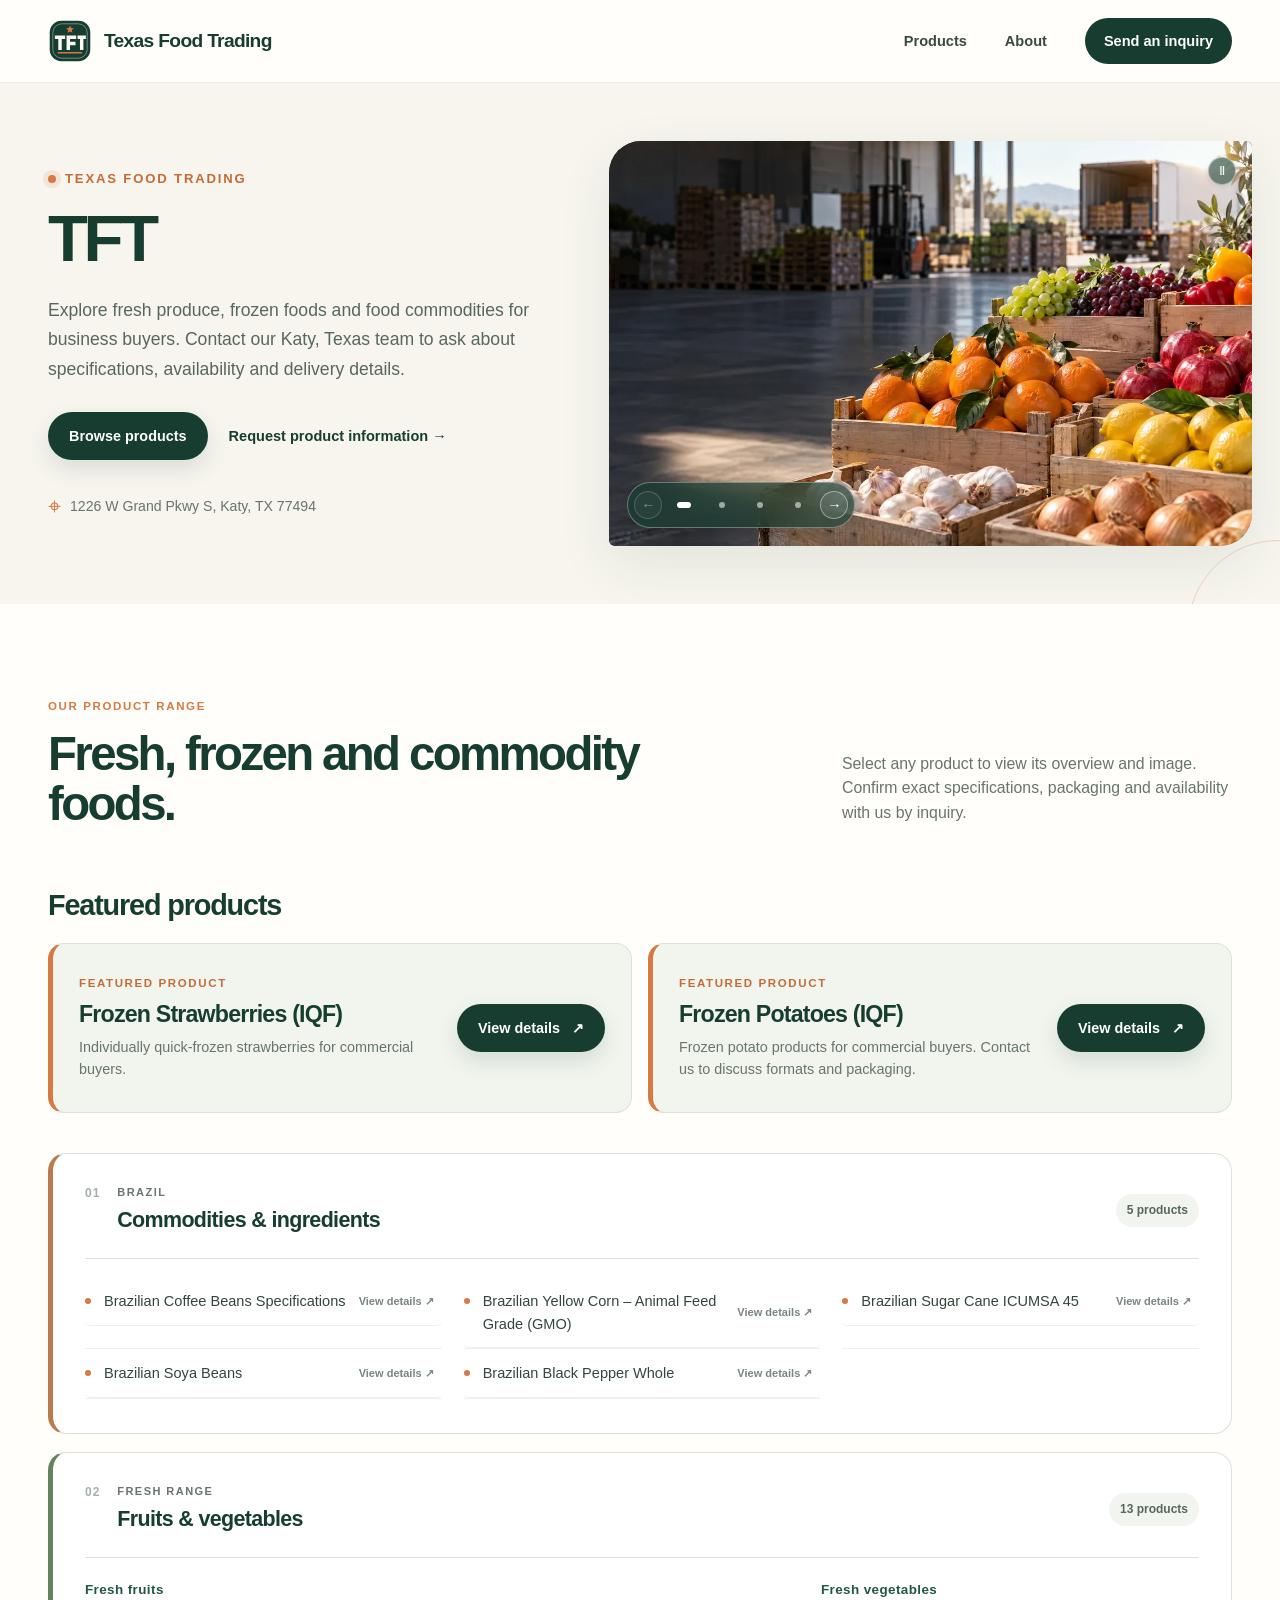
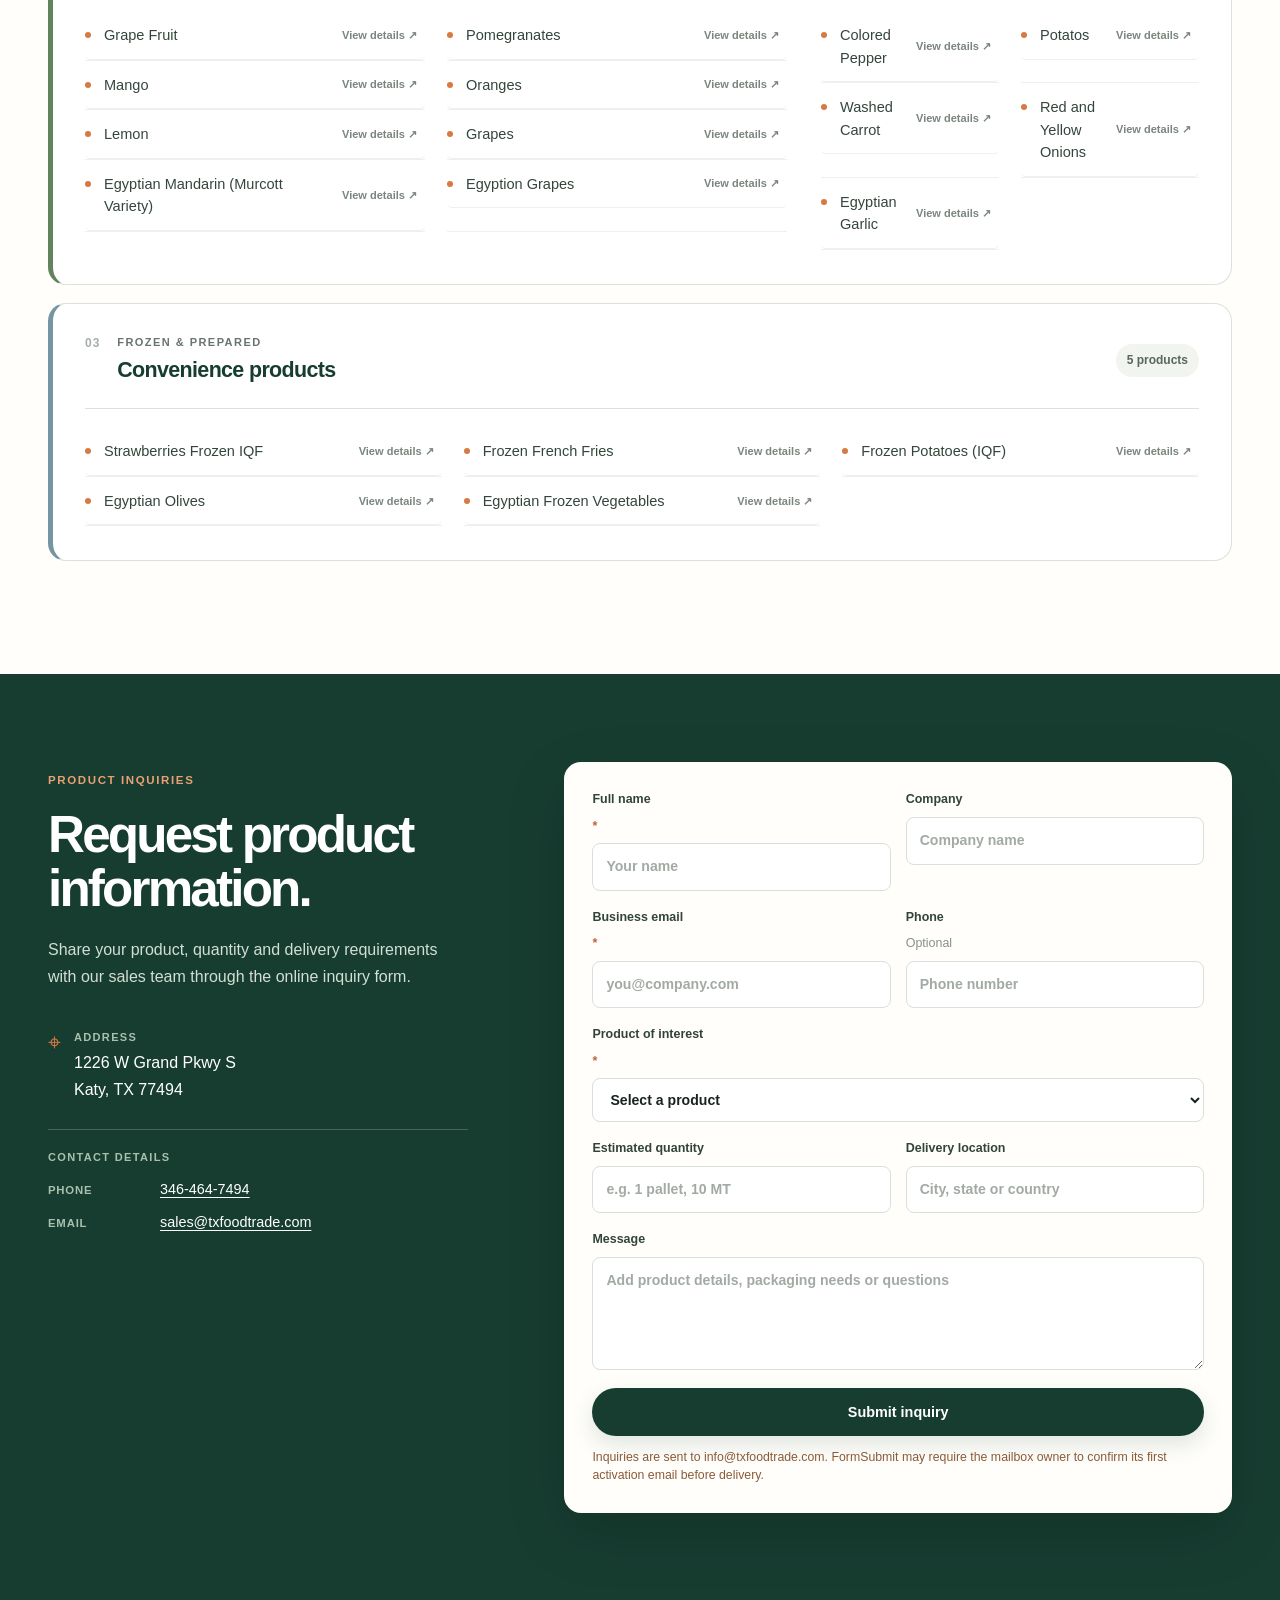
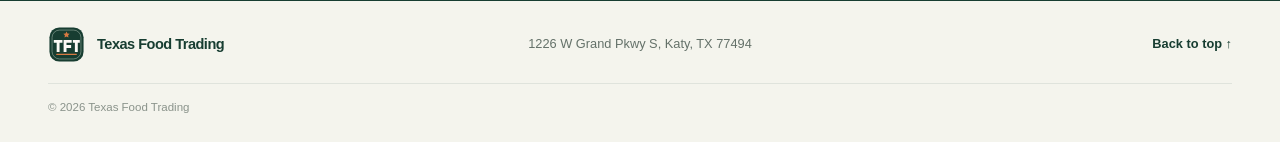
<file: public/index.html>
<!doctype html>
<html lang="en">
  <head>
    <meta charset="utf-8">
    <meta name="viewport" content="width=device-width, initial-scale=1">
    <title>Texas Food Trading | Fresh, Frozen &amp; Food Commodities</title>
    <meta name="description" content="Browse fresh produce, frozen foods and food commodities from Texas Food Trading in Katy, Texas. Request product details, availability and delivery information.">
    <meta name="theme-color" content="#173d31">
    <link rel="canonical" href="https://texasfood-epqtqnhj.manus.space/">
    <meta property="og:type" content="website">
    <meta property="og:site_name" content="Texas Food Trading">
    <meta property="og:title" content="Texas Food Trading | Fresh, Frozen &amp; Food Commodities">
    <meta property="og:description" content="Browse fresh produce, frozen foods and food commodities from Texas Food Trading in Katy, Texas. Request product details, availability and delivery information.">
    <meta property="og:url" content="https://texasfood-epqtqnhj.manus.space/">
    <meta property="og:image" content="https://texasfood-epqtqnhj.manus.space/assets/hero/texas-food-hero.webp">
    <meta property="og:image:alt" content="Fresh citrus, grapes, peppers and other produce arranged in wholesale crates">
    <meta property="og:image:width" content="1280">
    <meta property="og:image:height" content="720">
    <meta property="og:locale" content="en_US">
    <meta name="twitter:card" content="summary_large_image">
    <meta name="twitter:title" content="Texas Food Trading | Fresh, Frozen &amp; Food Commodities">
    <meta name="twitter:description" content="Browse fresh produce, frozen foods and food commodities from Texas Food Trading in Katy, Texas. Request product details, availability and delivery information.">
    <meta name="twitter:image" content="https://texasfood-epqtqnhj.manus.space/assets/hero/texas-food-hero.webp">
    <meta name="twitter:image:alt" content="Fresh citrus, grapes, peppers and other produce arranged in wholesale crates">
    <script type="application/ld+json">
      {
        "@context": "https://schema.org",
        "@graph": [
          {
            "@type": "Organization",
            "@id": "https://texasfood-epqtqnhj.manus.space/#organization",
            "name": "Texas Food Trading",
            "url": "https://texasfood-epqtqnhj.manus.space/",
            "logo": "https://texasfood-epqtqnhj.manus.space/assets/brand/texas-food-trading-logo.svg",
            "email": "sales@txfoodtrade.com",
            "telephone": "+1-346-464-7494",
            "address": {
              "@type": "PostalAddress",
              "streetAddress": "1226 W Grand Pkwy S",
              "addressLocality": "Katy",
              "addressRegion": "TX",
              "postalCode": "77494",
              "addressCountry": "US"
            },
            "contactPoint": {
              "@type": "ContactPoint",
              "contactType": "sales",
              "telephone": "+1-346-464-7494",
              "email": "sales@txfoodtrade.com",
              "availableLanguage": "English"
            }
          },
          {
            "@type": "WebSite",
            "@id": "https://texasfood-epqtqnhj.manus.space/#website",
            "url": "https://texasfood-epqtqnhj.manus.space/",
            "name": "Texas Food Trading",
            "publisher": { "@id": "https://texasfood-epqtqnhj.manus.space/#organization" },
            "inLanguage": "en-US"
          }
        ]
      }
    </script>
    <link rel="icon" href="assets/brand/texas-food-mark.svg" type="image/svg+xml">
    <link rel="preload" as="image" href="assets/hero/texas-food-hero.webp" fetchpriority="high">
    <link rel="preload" as="image" href="assets/hero/texas-food-hero-02.webp" fetchpriority="low">
    <link rel="preload" as="image" href="assets/brand/texas-food-trading-logo.svg" fetchpriority="low">
    <link rel="preload" as="image" href="assets/hero/texas-food-hero-04.webp" fetchpriority="low">
    <link rel="stylesheet" href="styles.css">
    <script defer src="app.js"></script>
  </head>
  <body>
    <a class="skip-link" href="#main">Skip to content</a>
    <header class="site-header">
      <div class="header-inner">
        <a class="brand" href="#home" aria-label="Texas Food Trading home">
          <span class="brand-mark" aria-hidden="true">
            <img class="brand-mark-image" src="assets/brand/texas-food-mark.svg" alt="">
          </span>
          <span class="brand-name"><strong>Texas Food Trading</strong></span>
        </a>
        <nav class="main-nav" aria-label="Main navigation">
          <a href="#products">Products</a>
          <a href="#about">About</a>
          <a class="nav-cta" href="#inquiry"><span class="nav-cta-full">Send an inquiry</span><span class="nav-cta-compact">Contact</span></a>
        </nav>
      </div>
    </header>

    <main id="main">
      <section class="hero" id="home" aria-labelledby="hero-title">
        <div class="hero-copy">
          <p class="eyebrow"><span class="eyebrow-dot"></span> Texas Food Trading</p>
          <h1 id="hero-title">TFT</h1>
          <p class="hero-text">Explore fresh produce, frozen foods and food commodities for business buyers. Contact our Katy, Texas team to ask about specifications, availability and delivery details.</p>
        <div class="hero-actions">
          <a class="button button-primary" href="#products">Browse products</a>
          <a class="text-link" href="#inquiry">Request product information <span aria-hidden="true">→</span></a>
        </div>
        <p class="hero-address"><span class="address-icon" aria-hidden="true">⌖</span> 1226 W Grand Pkwy S, Katy, TX 77494</p>
      </div>
      <div class="hero-image-wrap hero-carousel" id="hero-carousel" role="region" aria-roledescription="carousel" aria-label="Texas Food Trading product images">
        <div class="hero-carousel-viewport">
          <div class="hero-carousel-track" id="hero-carousel-track">
            <div class="hero-carousel-slide" role="group" aria-roledescription="slide" aria-label="1 of 4" aria-hidden="false">
              <img class="hero-carousel-image hero-image" src="assets/hero/texas-food-hero.webp" width="1280" height="720" alt="Fresh citrus, grapes, peppers and other produce arranged in wholesale crates" loading="eager" decoding="async" fetchpriority="high">
            </div>
            <div class="hero-carousel-slide" role="group" aria-roledescription="slide" aria-label="2 of 4" aria-hidden="true">
              <img class="hero-carousel-image" src="assets/hero/texas-food-hero-02.webp" width="1280" height="720" alt="Grapes, pomegranates, citrus and colored peppers arranged in wholesale crates" loading="eager" decoding="async" fetchpriority="low">
            </div>
            <div class="hero-carousel-slide hero-carousel-slide--brand" role="group" aria-roledescription="slide" aria-label="3 of 4" aria-hidden="true">
              <img class="hero-carousel-image" src="assets/brand/texas-food-trading-logo.svg" width="280" height="76" alt="Texas Food Trading brand logo" loading="eager" decoding="async" fetchpriority="low">
            </div>
            <div class="hero-carousel-slide" role="group" aria-roledescription="slide" aria-label="4 of 4" aria-hidden="true">
              <img class="hero-carousel-image" src="assets/hero/texas-food-hero-04.webp" width="1280" height="720" alt="Frozen strawberries, vegetables, broccoli and french fries arranged in food trays" loading="eager" decoding="async" fetchpriority="low">
            </div>
          </div>
        </div>
        <button class="hero-carousel-pause" type="button" aria-label="Pause automatic image changes" hidden>
          <span class="hero-carousel-pause-icon" aria-hidden="true">Ⅱ</span>
        </button>
        <div class="hero-carousel-controls" role="group" aria-label="Hero image controls">
          <button class="hero-carousel-button hero-carousel-previous" type="button" aria-label="Show previous image" aria-controls="hero-carousel-track" disabled>
            <span aria-hidden="true">←</span>
          </button>
          <div class="hero-carousel-dots" role="group" aria-label="Choose a hero image">
            <button class="hero-carousel-dot" type="button" aria-label="Show image 1 of 4" aria-controls="hero-carousel-track" aria-current="true" aria-pressed="true"></button>
            <button class="hero-carousel-dot" type="button" aria-label="Show image 2 of 4" aria-controls="hero-carousel-track" aria-current="false" aria-pressed="false"></button>
            <button class="hero-carousel-dot" type="button" aria-label="Show image 3 of 4" aria-controls="hero-carousel-track" aria-current="false" aria-pressed="false"></button>
            <button class="hero-carousel-dot" type="button" aria-label="Show image 4 of 4" aria-controls="hero-carousel-track" aria-current="false" aria-pressed="false"></button>
          </div>
          <button class="hero-carousel-button hero-carousel-next" type="button" aria-label="Show next image" aria-controls="hero-carousel-track">
            <span aria-hidden="true">→</span>
          </button>
        </div>
        <p class="hero-carousel-status" aria-live="polite" aria-atomic="true"></p>
      </div>
      <div class="hero-accent" aria-hidden="true"></div>
      </section>

      <section class="portfolio-intro" id="about" aria-labelledby="portfolio-title">
        <div>
          <p class="eyebrow eyebrow-dark">Our product range</p>
          <h2 id="portfolio-title">Fresh, frozen and commodity foods.</h2>
        </div>
        <p class="intro-copy">Select any product to view its overview and image. Confirm exact specifications, packaging and availability with us by inquiry.</p>
      </section>

      <section class="featured-products" aria-labelledby="featured-products-title">
        <h2 class="featured-products-title" id="featured-products-title">Featured products</h2>
        <div class="featured-product-grid">
          <article class="featured-product-card">
            <div class="featured-product-copy">
              <p class="eyebrow">Featured product</p>
              <h3>Frozen Strawberries (IQF)</h3>
              <p>Individually quick-frozen strawberries for commercial buyers.</p>
            </div>
            <button class="button button-primary featured-product-link" type="button" data-product-name="Strawberries Frozen IQF" aria-label="View details for Frozen Strawberries (IQF)">
              View details <span aria-hidden="true">↗</span>
            </button>
          </article>
          <article class="featured-product-card">
            <div class="featured-product-copy">
              <p class="eyebrow">Featured product</p>
              <h3>Frozen Potatoes (IQF)</h3>
              <p>Frozen potato products for commercial buyers. Contact us to discuss formats and packaging.</p>
            </div>
            <button class="button button-primary featured-product-link" type="button" data-product-name="Frozen Potatoes (IQF)" aria-label="View details for Frozen Potatoes (IQF)">
              View details <span aria-hidden="true">↗</span>
            </button>
          </article>
        </div>
      </section>

      <section class="products-section" id="products" aria-label="Product categories">
        <div class="category-panel category-panel-commodities">
          <div class="category-heading">
            <span class="category-number">01</span>
            <div><p class="category-kicker">Brazil</p><h3>Commodities &amp; ingredients</h3></div>
            <span class="category-count">5 products</span>
          </div>
          <ul class="product-list">
            <li>Brazilian Coffee Beans Specifications</li>
            <li>Brazilian Yellow Corn – Animal Feed Grade (GMO)</li>
            <li>Brazilian Sugar Cane ICUMSA 45</li>
            <li>Brazilian Soya Beans</li>
            <li>Brazilian Black Pepper Whole</li>
          </ul>
        </div>

        <div class="category-panel category-panel-fresh">
          <div class="category-heading">
            <span class="category-number">02</span>
            <div><p class="category-kicker">Fresh range</p><h3>Fruits &amp; vegetables</h3></div>
            <span class="category-count">13 products</span>
          </div>
          <div class="product-subgroups">
            <div class="product-subgroup">
              <h4>Fresh fruits</h4>
              <ul class="product-list">
                <li>Grape Fruit</li>
                <li>Pomegranates</li>
                <li>Mango</li>
                <li>Oranges</li>
                <li>Lemon</li>
                <li>Grapes</li>
                <li>Egyptian Mandarin (Murcott Variety)</li>
                <li>Egyption Grapes</li>
              </ul>
            </div>
            <div class="product-subgroup">
              <h4>Fresh vegetables</h4>
              <ul class="product-list">
                <li>Colored Pepper</li>
                <li>Potatos</li>
                <li>Washed Carrot</li>
                <li>Red and Yellow Onions</li>
                <li>Egyptian Garlic</li>
              </ul>
            </div>
          </div>
        </div>

        <div class="category-panel category-panel-frozen">
          <div class="category-heading">
            <span class="category-number">03</span>
            <div><p class="category-kicker">Frozen &amp; prepared</p><h3>Convenience products</h3></div>
            <span class="category-count">5 products</span>
          </div>
          <ul class="product-list">
            <li>Strawberries Frozen IQF</li>
            <li>Frozen French Fries</li>
            <li>Frozen Potatoes (IQF)</li>
            <li>Egyptian Olives</li>
            <li>Egyptian Frozen Vegetables</li>
          </ul>
        </div>
      </section>

      <dialog class="product-dialog" id="product-dialog" aria-labelledby="product-detail-title" aria-describedby="product-detail-description">
        <div class="product-dialog-shell">
          <button class="product-dialog-close" id="product-dialog-close" type="button" aria-label="Close product details">×</button>
          <div class="product-dialog-layout">
            <div class="product-dialog-photo" id="product-dialog-photo" aria-busy="false" data-image-state="idle">
              <img id="product-detail-image" width="960" height="960" alt="" decoding="async" loading="eager" fetchpriority="high">
            </div>
            <div class="product-dialog-copy">
              <h2 id="product-detail-title"></h2>
              <p class="detail-label">Product description</p>
              <p class="detail-overview" id="product-detail-description"></p>
              <a class="button button-primary product-inquiry-link" id="product-inquiry-link" href="#inquiry">Ask about this product <span aria-hidden="true">→</span></a>
            </div>
          </div>
        </div>
      </dialog>

      <section class="inquiry-section" id="inquiry" aria-labelledby="inquiry-title">
        <div class="inquiry-copy">
          <p class="eyebrow">Product inquiries</p>
          <h2 id="inquiry-title">Request product information.</h2>
          <p>Share your product, quantity and delivery requirements with our sales team through the online inquiry form.</p>
          <div class="contact-address">
            <span class="contact-icon" aria-hidden="true">⌖</span>
            <div><span class="contact-label">Address</span><address>1226 W Grand Pkwy S<br>Katy, TX 77494</address></div>
          </div>
          <div class="contact-methods" aria-label="Contact details">
            <p class="contact-methods-title">Contact details</p>
            <dl class="contact-methods-list">
              <div><dt>Phone</dt><dd><a class="contact-link" href="tel:+13467497494">346-464-7494</a></dd></div>
              <div><dt>Email</dt><dd><a class="contact-link" href="mailto:sales@txfoodtrade.com">sales@txfoodtrade.com</a></dd></div>
            </dl>
          </div>
        </div>
        <div class="inquiry-card">
          <form class="inquiry-form" action="https://formsubmit.co/info@txfoodtrade.com" data-ajax-endpoint="https://formsubmit.co/ajax/info@txfoodtrade.com" method="POST" aria-describedby="form-status">
            <input type="hidden" name="_subject" value="New product inquiry — Texas Food Trading">
            <input type="hidden" name="_template" value="table">
            <input type="text" name="_honey" style="display:none" tabindex="-1" autocomplete="off" aria-hidden="true">
            <div class="form-grid">
              <label>Full name <span class="required">*</span><input type="text" name="name" autocomplete="name" placeholder="Your name" required></label>
              <label>Company<input type="text" name="company" autocomplete="organization" placeholder="Company name"></label>
              <label>Business email <span class="required">*</span><input type="email" name="email" autocomplete="email" placeholder="you@company.com" required></label>
              <label>Phone <span class="optional">Optional</span><input type="tel" name="phone" autocomplete="tel" placeholder="Phone number"></label>
              <label class="form-wide">Product of interest <span class="required">*</span>
                <select name="product" required>
                  <option value="" selected disabled>Select a product</option>
                  <optgroup label="Brazilian commodities">
                    <option>Brazilian Coffee Beans Specifications</option>
                    <option>Brazilian Yellow Corn – Animal Feed Grade (GMO)</option>
                    <option>Brazilian Sugar Cane ICUMSA 45</option>
                    <option>Brazilian Soya Beans</option>
                    <option>Brazilian Black Pepper Whole</option>
                  </optgroup>
                  <optgroup label="Fresh fruits">
                    <option>Grape Fruit</option><option>Pomegranates</option><option>Mango</option><option>Oranges</option><option>Lemon</option><option>Grapes</option>
                    <option>Egyptian Mandarin (Murcott Variety)</option><option>Egyption Grapes</option>
                  </optgroup>
                  <optgroup label="Fresh vegetables">
                    <option>Colored Pepper</option><option>Potatos</option><option>Washed Carrot</option><option>Red and Yellow Onions</option><option>Egyptian Garlic</option>
                  </optgroup>
                  <optgroup label="Frozen &amp; prepared">
                    <option>Strawberries Frozen IQF</option><option>Frozen French Fries</option><option>Frozen Potatoes (IQF)</option><option>Egyptian Olives</option><option>Egyptian Frozen Vegetables</option>
                  </optgroup>
                </select>
              </label>
              <label>Estimated quantity<input type="text" name="quantity" placeholder="e.g. 1 pallet, 10 MT"></label>
              <label>Delivery location<input type="text" name="destination" placeholder="City, state or country"></label>
              <label class="form-wide">Message<textarea name="message" rows="4" placeholder="Add product details, packaging needs or questions"></textarea></label>
            </div>
            <button class="button button-primary submit-button" type="submit">Submit inquiry</button>
            <p class="form-status" id="form-status" role="status" aria-live="polite" aria-atomic="true" data-state="idle">Inquiries are sent to info@txfoodtrade.com. FormSubmit may require the mailbox owner to confirm its first activation email before delivery.</p>
          </form>
        </div>
      </section>
    </main>

    <footer class="site-footer">
      <a class="brand brand-footer" href="#home">
        <span class="brand-mark" aria-hidden="true">
          <img class="brand-mark-image" src="assets/brand/texas-food-mark.svg" alt="">
        </span>
        <span class="brand-name"><strong>Texas Food Trading</strong></span>
      </a>
      <p>1226 W Grand Pkwy S, Katy, TX 77494</p>
      <a href="#home" class="back-to-top">Back to top ↑</a>
      <span class="copyright">© <span id="year">2026</span> Texas Food Trading</span>
    </footer>
    <div class="tft-mouse-cursor" id="tft-mouse-cursor" aria-hidden="true">
      <svg class="tft-mouse-cursor-arrow" viewBox="0 0 30 38" focusable="false">
        <path d="M2.5 2.5v29l7.2-7 4.8 11.2 4.8-2-4.7-11.2h10.7L2.5 2.5Z" fill="#fffefa" stroke="#173d31" stroke-width="2.2" stroke-linejoin="round" />
        <path d="M6.1 8.6v14" fill="none" stroke="#d77942" stroke-width="2.2" stroke-linecap="round" />
      </svg>
      <span class="tft-mouse-cursor-glow"></span>
    </div>
  </body>
</html>
</file>
<file: public/styles.css>
:root {
  color-scheme: light;
  --forest: #173d31;
  --forest-2: #245747;
  --sage: #dce9dc;
  --cream: #f7f5ee;
  --paper: #fffefa;
  --ink: #18251e;
  --muted: #68746c;
  --line: #dce2d9;
  --orange: #d77942;
  --shadow: 0 18px 54px rgba(23, 61, 49, .09);
  font-family: Inter, "Aptos", "Segoe UI", sans-serif;
}
* { box-sizing: border-box; }
html { scroll-behavior: smooth; }
body { margin: 0; color: var(--ink); background: var(--paper); line-height: 1.55; }
a { color: inherit; }
.skip-link { position: absolute; left: -999px; top: 1rem; z-index: 20; background: white; padding: .7rem 1rem; }
.skip-link:focus { left: 1rem; }
.site-header { position: relative; z-index: 5; background: var(--paper); border-bottom: 1px solid rgba(23,61,49,.09); }
.header-inner { min-height: 82px; max-width: 1240px; margin: 0 auto; padding: 0 28px; display: flex; align-items: center; justify-content: space-between; gap: 28px; }
.brand { display: inline-flex; align-items: center; gap: 12px; text-decoration: none; }
.brand-mark { display: grid; place-items: center; width: 44px; height: 44px; flex: 0 0 auto; }
.brand-mark-image { display: block; width: 100%; height: 100%; object-fit: contain; }
.brand-name { font-size: 1.2rem; letter-spacing: -.035em; color: var(--forest); }
.brand-name strong { font-weight: 750; }
.main-nav { display: flex; align-items: center; gap: clamp(18px, 3vw, 38px); font-size: .91rem; font-weight: 620; }
.main-nav a { text-decoration: none; color: #394a40; }
@media (hover: hover) and (pointer: fine) {
  .main-nav a:hover, .text-link:hover, .back-to-top:hover { color: var(--orange); }
  .main-nav .nav-cta:hover { color: white; background: var(--forest-2); transform: translateY(-1px); }
}
.main-nav .nav-cta { color: white; background: var(--forest); border-radius: 999px; padding: 12px 19px; transition: background .2s ease, transform .2s ease; }
.main-nav .nav-cta-compact { display: none; }
.hero { position: relative; overflow: hidden; min-height: 520px; display: grid; grid-template-columns: minmax(0, .92fr) minmax(420px, 1.08fr); align-items: center; gap: 34px; padding: 58px max(28px, calc((100vw - 1240px) / 2)); background: var(--cream); }
.hero-copy { max-width: 560px; padding: 16px 0 16px max(0px, calc((100vw - 1240px) / 2)); position: relative; z-index: 1; }
.eyebrow { display: flex; align-items: center; gap: 9px; margin: 0 0 18px; color: #c36c37; font-size: .72rem; font-weight: 800; text-transform: uppercase; letter-spacing: .14em; }
.hero-copy > .eyebrow { font-size: .82rem; }
.eyebrow-dot { width: 8px; height: 8px; border-radius: 50%; background: var(--orange); box-shadow: 0 0 0 5px rgba(215,121,66,.14); }
.hero h1 { max-width: 570px; margin: 0; color: var(--forest); font-size: clamp(2.9rem, 5.1vw, 5.3rem); line-height: .99; letter-spacing: -.065em; font-weight: 770; }
.hero-text { max-width: 510px; margin: 24px 0 27px; color: #58675e; font-size: 1.1rem; line-height: 1.7; }
.hero-actions { display: flex; flex-wrap: wrap; align-items: center; gap: 21px; }
.button { display: inline-flex; justify-content: center; align-items: center; gap: 12px; min-height: 48px; border: 0; border-radius: 999px; padding: 0 21px; text-decoration: none; font: inherit; font-size: .9rem; font-weight: 750; cursor: pointer; }
.button-primary { color: #fff; background: var(--forest); box-shadow: 0 9px 22px rgba(23,61,49,.13); }
@media (hover: hover) and (pointer: fine) {
  .button-primary:hover:not(:disabled) { background: var(--forest-2); }
}
.button:disabled { opacity: .55; cursor: not-allowed; box-shadow: none; }
.text-link { color: var(--forest); font-size: .91rem; font-weight: 720; text-decoration: none; }
.hero-address { display: flex; align-items: center; gap: 9px; margin: 35px 0 0; color: var(--muted); font-size: .88rem; }
.address-icon, .contact-icon { color: var(--orange); font-size: 1.45rem; line-height: 1; }
.hero-image-wrap {
  position: relative;
  height: 405px;
  min-width: 0;
  border-radius: 32px 6px 32px 6px;
  overflow: hidden;
  box-shadow: var(--shadow);
  background-color: #d7decf;
  background-image: url("[data-uri]");
  background-position: 58% center;
  background-size: cover;
  background-repeat: no-repeat;
}
.hero-image { width: 100%; height: 100%; display: block; object-fit: cover; object-position: 58% center; }
.image-caption { position: absolute; left: 22px; bottom: 20px; display: flex; align-items: center; gap: 10px; color: white; font-size: .75rem; font-weight: 750; letter-spacing: .07em; text-transform: uppercase; text-shadow: 0 1px 6px rgba(0,0,0,.5); filter: drop-shadow(0 2px 6px rgba(0,0,0,.58)); }
.caption-line { width: 28px; height: 2px; background: #fff; }
.hero-accent { position: absolute; width: 180px; height: 180px; border: 1px solid rgba(215,121,66,.28); border-radius: 50%; right: -88px; bottom: -116px; pointer-events: none; }
.portfolio-intro { max-width: 1240px; margin: 0 auto; padding: 94px 28px 35px; display: flex; align-items: end; justify-content: space-between; gap: 50px; }
.eyebrow-dark { color: var(--orange); margin-bottom: 13px; }
.portfolio-intro h2, .inquiry-copy h2 { margin: 0; max-width: 690px; color: var(--forest); font-size: clamp(2rem, 3.7vw, 3.5rem); letter-spacing: -.055em; line-height: 1.05; }
.intro-copy { max-width: 390px; margin: 0 0 3px; color: var(--muted); font-size: .99rem; }
.featured-products { max-width: 1240px; margin: 0 auto; padding: 20px 28px 0; }
.featured-products-title { margin: 0 0 15px; color: var(--forest); font-size: clamp(1.35rem, 2.3vw, 1.8rem); letter-spacing: -.04em; }
.featured-product-grid { display: grid; grid-template-columns: repeat(2, minmax(0, 1fr)); gap: 16px; }
.featured-product-card { display: flex; align-items: center; justify-content: space-between; gap: 24px; min-height: 170px; padding: 24px 26px; border: 1px solid var(--line); border-left: 5px solid var(--orange); border-radius: 16px; background: #f1f5ee; }
.featured-product-copy { min-width: 0; }
.featured-product-card .eyebrow { margin-bottom: 8px; }
.featured-product-card h3 { margin: 0; color: var(--forest); font-size: clamp(1.15rem, 1.9vw, 1.45rem); line-height: 1.15; letter-spacing: -.035em; }
.featured-product-copy > p:not(.eyebrow) { margin: 8px 0 0; color: var(--muted); font-size: .9rem; }
.featured-product-link { flex: 0 0 auto; user-select: none; -webkit-user-select: none; -webkit-tap-highlight-color: transparent; }
.featured-product-link:focus-visible { outline: 3px solid rgba(215,121,66,.6); outline-offset: 2px; }
.featured-product-link:focus:not(:focus-visible) { outline: none; }
.products-section { max-width: 1240px; margin: 0 auto; padding: 22px 28px 95px; }
.category-panel { position: relative; margin: 18px 0; padding: 30px 32px 34px; border: 1px solid var(--line); border-radius: 18px; background: #fff; }
.category-panel-commodities { border-left: 5px solid #ba7a4b; }
.category-panel-fresh { border-left: 5px solid #63835e; }
.category-panel-frozen { border-left: 5px solid #7694a4; }
.category-heading { display: flex; align-items: center; gap: 17px; padding-bottom: 21px; border-bottom: 1px solid var(--line); }
.category-number { align-self: flex-start; color: #a5b0a7; font-size: .75rem; font-weight: 800; letter-spacing: .08em; }
.category-kicker { margin: 0 0 3px; color: var(--muted); font-size: .69rem; text-transform: uppercase; letter-spacing: .13em; font-weight: 800; }
.category-heading h3 { margin: 0; color: var(--forest); font-size: 1.34rem; letter-spacing: -.03em; }
.category-count { margin-left: auto; padding: 7px 11px; border-radius: 999px; color: #58675e; background: #f1f4ef; font-size: .75rem; font-weight: 750; white-space: nowrap; }
.product-list { list-style: none; margin: 18px 0 0; padding: 0; display: grid; grid-template-columns: repeat(3, minmax(0, 1fr)); column-gap: 22px; }
.product-list li { position: relative; min-height: 48px; padding: 13px 8px 12px 19px; border-bottom: 1px solid #edf0eb; color: #34463b; font-size: .91rem; }
.product-list li::before { content: ""; position: absolute; left: 0; top: 21px; width: 6px; height: 6px; border-radius: 50%; background: var(--orange); }
.product-subgroups { display: grid; grid-template-columns: 1.3fr .7fr; gap: 34px; }
.product-subgroup h4 { margin: 22px 0 0; color: var(--forest-2); font-size: .84rem; font-weight: 800; letter-spacing: .03em; }
.product-subgroup .product-list { grid-template-columns: repeat(2, minmax(0, 1fr)); margin-top: 10px; }
.inquiry-section { display: grid; grid-template-columns: .78fr 1.22fr; gap: clamp(40px, 7vw, 100px); padding: 88px max(28px, calc((100vw - 1184px) / 2)); background: var(--forest); color: #fff; }
.inquiry-copy { padding-top: 10px; }
.inquiry-copy .eyebrow { color: #e9a173; }
.inquiry-copy h2 { color: white; font-size: clamp(2.2rem, 4vw, 3.65rem); }
.inquiry-copy > p:not(.eyebrow) { max-width: 400px; margin: 20px 0 39px; color: #d2dfd5; font-size: 1rem; line-height: 1.7; }
.contact-address { display: flex; gap: 13px; align-items: flex-start; color: white; }
.contact-icon { margin-top: 2px; }
.contact-label { display: block; margin-bottom: 4px; color: #a8c1ae; font-size: .69rem; font-weight: 800; text-transform: uppercase; letter-spacing: .12em; }
.contact-address address { font-style: normal; line-height: 1.65; }
.contact-methods { max-width: 420px; margin-top: 26px; padding-top: 19px; border-top: 1px solid rgba(210,223,213,.24); }
.contact-methods-title { margin: 0 0 12px; color: #a8c1ae; font-size: .69rem; font-weight: 800; text-transform: uppercase; letter-spacing: .12em; }
.contact-methods-list { display: grid; gap: 10px; margin: 0; }
.contact-methods-list > div { display: grid; grid-template-columns: 100px minmax(0, 1fr); gap: 12px; align-items: baseline; }
.contact-methods-list dt { color: #a8c1ae; font-size: .71rem; font-weight: 760; text-transform: uppercase; letter-spacing: .07em; }
.contact-methods-list dd { min-width: 0; margin: 0; color: #fff; font-size: .9rem; overflow-wrap: anywhere; }
.contact-link { color: #fff; text-decoration: underline; text-underline-offset: 3px; }
.contact-link:focus-visible { color: #ffd0ad; }
@media (hover: hover) and (pointer: fine) {
  .contact-link:hover { color: #ffd0ad; }
}
.inquiry-card { align-self: start; padding: 28px; border-radius: 17px; color: var(--ink); background: var(--paper); box-shadow: 0 20px 60px rgba(0,0,0,.16); }
.form-grid { display: grid; grid-template-columns: repeat(2, minmax(0, 1fr)); gap: 17px 15px; }
.inquiry-form label { display: flex; flex-direction: column; gap: 7px; color: #32443a; font-size: .78rem; font-weight: 750; }
.required { color: #c26237; }
.optional { color: #869188; font-weight: 500; }
.form-wide { grid-column: 1 / -1; }
.inquiry-form input, .inquiry-form select, .inquiry-form textarea { width: 100%; border: 1px solid #d9e0d8; border-radius: 8px; padding: 12px 13px; color: var(--ink); background: white; font: inherit; font-size: .88rem; outline: none; }
.inquiry-form input:focus, .inquiry-form select:focus, .inquiry-form textarea:focus { border-color: #6a9279; box-shadow: 0 0 0 3px rgba(106,146,121,.16); }
.inquiry-form input::placeholder, .inquiry-form textarea::placeholder { color: #a2aaa3; }
.inquiry-form textarea { resize: vertical; min-height: 94px; }
.submit-button { width: 100%; margin-top: 18px; }
.form-status { margin: 12px 0 0; color: #8a5b39; font-size: .77rem; line-height: 1.5; }
.form-status[data-state="sending"] { color: #68746c; }
.form-status[data-state="pending"] { color: #8a5b39; font-weight: 700; }
.form-status[data-state="success"] { color: #24623b; font-weight: 700; }
.form-status[data-state="error"] { color: #a43c34; font-weight: 700; }
.form-status a { color: var(--forest); font-weight: 750; text-underline-offset: 2px; }
.site-footer { display: grid; grid-template-columns: 1fr auto 1fr; align-items: center; gap: 20px; padding: 25px max(28px, calc((100vw - 1184px) / 2)); color: #647169; background: #f4f4ed; font-size: .8rem; }
.brand-footer .brand-mark { width: 37px; height: 37px; border-radius: 12px 12px 12px 4px; }
.brand-footer .brand-name { font-size: .91rem; }
.site-footer p { margin: 0; }
.back-to-top { justify-self: end; color: var(--forest); text-decoration: none; font-weight: 730; }
.copyright { grid-column: 1 / -1; padding-top: 15px; border-top: 1px solid #dfe3dc; color: #8a938b; font-size: .72rem; }
@media (max-width: 900px) {
  .hero { grid-template-columns: 1fr; gap: 25px; padding-top: 50px; }
  .hero-copy { padding-left: 0; }
  .hero-image-wrap { height: min(55vw, 390px); }
  .portfolio-intro { align-items: flex-start; flex-direction: column; gap: 20px; padding-top: 74px; }
  .intro-copy { max-width: 590px; }
  .featured-product-grid { grid-template-columns: 1fr; }
  .inquiry-section { grid-template-columns: 1fr; gap: 36px; }
  .inquiry-copy > p:not(.eyebrow) { margin-bottom: 24px; }
}
@media (max-width: 620px) {
  .header-inner { min-height: 68px; padding: 0 18px; gap: 10px; }
  .brand { min-width: 0; gap: 8px; }
  .brand-mark { width: 36px; height: 36px; }
  .brand-name { font-size: .92rem; white-space: nowrap; }
  .main-nav { flex: 0 0 auto; margin-left: auto; gap: 8px; font-size: .76rem; }
  .main-nav a[href="#about"] { display: none; }
  .main-nav .nav-cta { padding: 9px 11px; font-size: .74rem; white-space: nowrap; }
  .main-nav .nav-cta-full { display: none; }
  .main-nav .nav-cta-compact { display: inline; }
  .hero { padding: 41px 18px 35px; }
  .hero h1 { font-size: clamp(2.65rem, 13vw, 4.1rem); }
  .hero-text { margin-top: 18px; font-size: 1rem; }
  .hero-actions { align-items: flex-start; flex-direction: column; gap: 16px; }
  .hero-address { margin-top: 25px; font-size: .78rem; }
  .hero-image-wrap { height: 270px; border-radius: 22px 5px 22px 5px; }
  .portfolio-intro { padding: 62px 18px 18px; }
  .featured-products { padding: 12px 18px 0; }
  .featured-products-title { margin-bottom: 12px; }
  .featured-product-grid { grid-template-columns: 1fr; }
  .featured-product-card { align-items: flex-start; flex-direction: column; gap: 17px; padding: 20px; }
  .featured-product-link { width: 100%; }
  .products-section { padding: 12px 18px 65px; }
  .category-panel { padding: 22px 18px 25px; margin: 13px 0; }
  .category-heading { gap: 10px; align-items: flex-start; }
  .category-heading h3 { font-size: 1.08rem; }
  .category-count { align-self: center; padding: 6px 8px; font-size: .66rem; }
  .product-list, .product-subgroup .product-list { grid-template-columns: 1fr; }
  .product-subgroups { grid-template-columns: 1fr; gap: 5px; }
  .product-subgroup h4 { margin-top: 19px; }
  .inquiry-section { padding: 64px 18px; }
  .inquiry-card { padding: 20px 16px; }
  .form-grid { grid-template-columns: 1fr; }
  .form-wide { grid-column: auto; }
  .site-footer { grid-template-columns: 1fr auto; padding: 22px 18px; }
  .site-footer p { grid-column: 1 / -1; grid-row: 2; }
  .back-to-top { grid-column: 2; grid-row: 1; }
  .copyright { grid-row: 3; }
}
@media (max-width: 360px) {
  .header-inner { min-height: 64px; padding: 0 12px; gap: 6px; }
  .brand { gap: 6px; }
  .brand-mark { width: 32px; height: 32px; }
  .brand-name { font-size: .84rem; letter-spacing: -.04em; }
  .main-nav { gap: 0; }
  .main-nav a[href="#products"] { display: none; }
  .main-nav .nav-cta { padding: 8px 10px; font-size: .72rem; }
}
@media (prefers-reduced-motion: reduce) {
  html { scroll-behavior: auto; }
  *, *::before, *::after { transition-duration: .01ms !important; animation-duration: .01ms !important; }
}

/* Product click targets and accessible detail dialog */
.product-list li { padding: 0; }
.product-list li::before { top: 21px; }
.product-trigger {
  display: flex;
  align-items: center;
  justify-content: space-between;
  gap: 12px;
  width: 100%;
  min-height: 48px;
  margin: 0;
  padding: 13px 8px 12px 19px;
  border: 0;
  border-bottom: 1px solid #edf0eb;
  border-radius: 5px;
  color: inherit;
  background: transparent;
  font: inherit;
  text-align: left;
  cursor: pointer;
  transition: background .18s ease, color .18s ease;
}
.product-trigger,
.product-trigger * {
  user-select: none;
  -webkit-user-select: none;
  -webkit-tap-highlight-color: transparent;
}
@media (hover: hover) and (pointer: fine) {
  .product-trigger:hover { color: var(--forest); background-color: #f5f8f5; }
  .product-trigger:hover .product-trigger-action { color: var(--orange); }
}
.product-trigger:focus-visible { outline: 3px solid rgba(215,121,66,.6); outline-offset: 2px; }
.product-trigger:focus:not(:focus-visible),
.product-trigger:active:not(:focus-visible) {
  outline: none;
  color: inherit;
  background: transparent;
}
.product-trigger-name { min-width: 0; }
.product-trigger-action { flex: 0 0 auto; color: #7a867d; font-size: .69rem; font-weight: 760; white-space: nowrap; }
.product-dialog {
  width: min(820px, calc(100% - 32px));
  max-width: 820px;
  max-height: calc(100vh - 36px);
  padding: 0;
  border: 0;
  border-radius: 18px;
  color: var(--ink);
  background: var(--paper);
  box-shadow: 0 24px 80px rgba(0,0,0,.26);
  overflow: hidden;
}
.product-dialog::backdrop { background: rgba(12, 24, 18, .68); backdrop-filter: blur(3px); }
.product-dialog-shell { position: relative; max-height: calc(100vh - 36px); overflow: auto; border-radius: inherit; }
.product-dialog-layout { display: grid; grid-template-columns: minmax(250px, .92fr) minmax(300px, 1.08fr); }
.product-dialog-photo { position: relative; min-height: 470px; overflow: hidden; background: #e9eee6; }
.product-dialog-photo > img { position: absolute; inset: 0; display: block; width: 100%; height: 100%; object-fit: cover; }
.product-dialog-photo > img.image-unavailable { visibility: hidden; }
.product-dialog-photo[data-image-state="loading"] > img,
.product-dialog-photo[data-image-state="error"] > img { visibility: hidden; }
.product-dialog-photo[data-image-state="loaded"] > img { visibility: visible; }
.product-dialog-photo::before {
  content: "";
  position: absolute;
  inset: 0;
  z-index: 1;
  opacity: 0;
  pointer-events: none;
  background: linear-gradient(105deg, #e9eee6 28%, #f7f8f5 42%, #e9eee6 58%);
  background-size: 220% 100%;
}
.product-dialog-photo[data-image-state="loading"]::before {
  opacity: 1;
  animation: image-shimmer 1.15s ease-in-out infinite;
}
.product-dialog-photo[data-image-state="error"]::before { opacity: 1; animation: none; background: #e9eee6; }
.product-dialog-photo[data-image-state="loading"]::after,
.product-dialog-photo[data-image-state="error"]::after {
  position: absolute;
  top: 50%;
  left: 50%;
  z-index: 2;
  transform: translate(-50%, -50%);
  padding: 8px 13px;
  border-radius: 999px;
  color: var(--forest);
  background: rgba(255,254,250,.94);
  font-size: .78rem;
  font-weight: 750;
  white-space: nowrap;
}
.product-dialog-photo[data-image-state="loading"]::after { content: "Loading image…"; }
.product-dialog-photo[data-image-state="error"]::after { content: "Image unavailable"; }
.product-dialog-photo .image-caption { z-index: 3; left: 18px; bottom: 17px; padding: 8px 10px; border-radius: 4px; background: rgba(23,61,49,.72); }
@keyframes image-shimmer {
  from { background-position: 100% 0; }
  to { background-position: -120% 0; }
}
.product-dialog-copy { max-height: calc(100vh - 36px); overflow-y: auto; padding: 40px 32px 28px; }
.product-dialog-copy h2 { margin: 2px 30px 18px 0; color: var(--forest); font-size: clamp(1.75rem, 3vw, 2.5rem); line-height: 1.08; letter-spacing: -.045em; }
.detail-label { margin: 0 0 5px; color: #8a948c; font-size: .65rem; font-weight: 820; text-transform: uppercase; letter-spacing: .1em; }
.detail-overview { margin: 0 0 15px; color: #536158; font-size: .91rem; line-height: 1.65; }
.product-inquiry-link { min-height: 43px; font-size: .8rem; }
.product-dialog-close { position: absolute; top: 11px; right: 11px; z-index: 3; display: grid; place-items: center; width: 36px; height: 36px; padding: 0; border: 1px solid #e6e9e2; border-radius: 50%; color: var(--forest); background: rgba(255,254,250,.96); box-shadow: 0 4px 14px rgba(0,0,0,.11); font: inherit; font-size: 1.4rem; line-height: 1; cursor: pointer; }
@media (hover: hover) and (pointer: fine) {
  .product-dialog-close:hover { color: white; background: var(--forest); }
}
@media (prefers-reduced-motion: reduce) {
  .product-dialog-photo[data-image-state="loading"]::before { animation: none; }
}
@media (max-width: 680px) {
  .product-dialog { width: calc(100% - 20px); max-height: calc(100vh - 20px); border-radius: 14px; }
  .product-dialog-shell { max-height: calc(100vh - 20px); }
  .product-dialog-layout { grid-template-columns: 1fr; }
  .product-dialog-photo { min-height: 210px; height: min(32vh, 260px); }
  .product-dialog-copy { max-height: calc(68vh - 20px); padding: 25px 21px 22px; }
  .product-dialog-copy h2 { font-size: clamp(1.55rem, 7vw, 2rem); }
  .product-dialog-close { top: 9px; right: 9px; }
}
.tft-mouse-cursor { display: none; position: fixed; top: 0; left: 0; z-index: 10000; width: 30px; height: 48px; opacity: 0; pointer-events: none; will-change: transform; transition: opacity .12s ease; }
.tft-mouse-cursor.is-visible { opacity: 1; }
.tft-mouse-cursor-arrow { display: block; width: 30px; height: 38px; overflow: visible; filter: drop-shadow(0 1px 1px rgba(23,61,49,.16)); transition: transform .14s ease; transform-origin: 2px 2px; }
.tft-mouse-cursor-glow { position: absolute; top: 36px; left: 3px; width: 24px; height: 24px; border-radius: 50%; background: radial-gradient(circle, rgba(67,168,87,.48) 0%, rgba(67,168,87,.24) 36%, rgba(67,168,87,0) 76%); filter: blur(4.5px); animation: tft-cursor-glow 2.1s ease-in-out infinite alternate; transition: transform .14s ease; }
.tft-mouse-cursor.is-interactive .tft-mouse-cursor-arrow { transform: scale(1.04); }
.tft-mouse-cursor.is-interactive .tft-mouse-cursor-glow { transform: scale(1.14); }
.tft-mouse-cursor.is-pressed .tft-mouse-cursor-arrow { transform: scale(.96); }
@keyframes tft-cursor-glow {
  from { opacity: .72; }
  to { opacity: .9; }
}
@media (hover: hover) and (pointer: fine) and (prefers-reduced-motion: no-preference) {
  #tft-mouse-cursor { display: block; }
  html.tft-cursor-active, html.tft-cursor-active * { cursor: none !important; }
}
@media (prefers-reduced-motion: reduce) {
  #tft-mouse-cursor { display: none !important; animation: none !important; }
}
.hero-carousel-viewport { position: absolute; inset: 0; overflow: hidden; border-radius: inherit; }
.hero-carousel-track { position: relative; display: flex; width: 100%; height: 100%; transform: translate3d(var(--slide-offset, 0%), 0, 0); transition: transform .68s cubic-bezier(.22,.72,.22,1); will-change: transform; }
.hero-carousel-slide { position: relative; flex: 0 0 100%; min-width: 0; height: 100%; }
.hero-carousel-image { display: block; width: 100%; height: 100%; object-fit: cover; object-position: center; }
.hero-carousel-slide:first-child .hero-carousel-image { object-position: 58% center; }
.hero-carousel-slide--brand { display: grid; place-items: center; overflow: hidden; background: radial-gradient(circle at 16% 18%, rgba(215,121,66,.12), transparent 28%), radial-gradient(circle at 84% 82%, rgba(23,61,49,.09), transparent 32%), linear-gradient(135deg, #fbfaf5, #e8eee6); }
.hero-carousel-slide--brand::before { content: ""; position: absolute; inset: 16px; z-index: 0; border: 1px solid rgba(23,61,49,.12); border-radius: 18px; pointer-events: none; }
.hero-carousel-slide--brand::after { content: ""; position: absolute; left: 50%; bottom: 18%; z-index: 0; width: min(40%, 220px); height: 1px; transform: translateX(-50%); border-radius: 999px; background: linear-gradient(90deg, transparent, rgba(215,121,66,.38), transparent); pointer-events: none; }
.hero-carousel-slide--brand .hero-carousel-image { position: relative; z-index: 1; width: min(72%, 520px); height: auto; max-height: 42%; object-fit: contain; filter: drop-shadow(0 8px 16px rgba(23,61,49,.08)); }
.hero-carousel-controls { position: absolute; left: 18px; bottom: 18px; z-index: 4; display: flex; align-items: center; gap: 4px; padding: 4px 6px; border: 1px solid rgba(255,255,255,.32); border-radius: 999px; background: rgba(23,61,49,.68); box-shadow: 0 4px 12px rgba(0,0,0,.13); backdrop-filter: blur(14px) saturate(145%); -webkit-backdrop-filter: blur(14px) saturate(145%); }
.hero-carousel-button, .hero-carousel-pause { appearance: none; display: grid; place-items: center; width: 28px; height: 28px; padding: 0; border: 1px solid rgba(255,255,255,.42); border-radius: 50%; color: #fff; background: rgba(255,255,255,.08); box-shadow: 0 1px 5px rgba(0,0,0,.10); font: inherit; font-size: .9rem; line-height: 1; cursor: pointer; transition: background .18s ease, border-color .18s ease; user-select: none; -webkit-user-select: none; -webkit-tap-highlight-color: transparent; }
.hero-carousel-button:disabled { opacity: .45; cursor: not-allowed; }
.hero-carousel-pause { position: absolute; top: 16px; right: 16px; z-index: 4; font-size: .82rem; background: rgba(23,61,49,.58); backdrop-filter: blur(14px) saturate(145%); -webkit-backdrop-filter: blur(14px) saturate(145%); }
.hero-carousel-pause[hidden] { display: none; }
.hero-carousel-button:focus-visible, .hero-carousel-pause:focus-visible, .hero-carousel-dot:focus-visible { outline: 3px solid rgba(255,255,255,.96); outline-offset: 3px; }
.hero-carousel-button:focus:not(:focus-visible), .hero-carousel-pause:focus:not(:focus-visible), .hero-carousel-dot:focus:not(:focus-visible) { outline: none; }
.hero-carousel-dots { display: flex; align-items: center; gap: 4px; padding: 0 1px; }
.hero-carousel-dot { appearance: none; position: relative; display: grid; place-items: center; width: 34px; height: 36px; padding: 0; border: 0; border-radius: 50%; background: transparent; cursor: pointer; user-select: none; -webkit-user-select: none; -webkit-tap-highlight-color: transparent; }
.hero-carousel-dot::before { content: ""; display: block; width: 6px; height: 6px; border-radius: 999px; background: rgba(255,255,255,.55); transition: width .2s ease, background .2s ease; }
.hero-carousel-dot[aria-current="true"]::before { width: 14px; background: #fff; }
.hero-carousel-status { position: absolute; width: 1px; height: 1px; padding: 0; margin: -1px; overflow: hidden; clip: rect(0,0,0,0); white-space: nowrap; border: 0; }
@media (hover: hover) and (pointer: fine) {
  .hero-carousel-button:hover:not(:disabled), .hero-carousel-pause:hover { border-color: rgba(255,255,255,.72); background: rgba(255,255,255,.23); }
  .hero-carousel-dot:hover::before { background: #fff; }
}
@media (max-width: 620px) {
  .hero-carousel-controls { left: 12px; bottom: 12px; gap: 3px; padding: 4px 5px; }
  .hero-carousel-button { width: 30px; height: 30px; }
  .hero-carousel-pause { top: 12px; right: 12px; width: 32px; height: 32px; }
  .hero-carousel-dot { width: 32px; height: 40px; }
  .hero-carousel-dot[aria-current="true"]::before { width: 13px; }
  .hero-carousel-slide--brand::before { inset: 10px; border-radius: 14px; }
}
@media (prefers-reduced-motion: reduce) {
  .hero-carousel-track, .hero-carousel-dot { transition-duration: .01ms !important; }
}
@media (prefers-reduced-motion: reduce) {
  .product-trigger { transition-duration: .01ms; }
}
</file>
